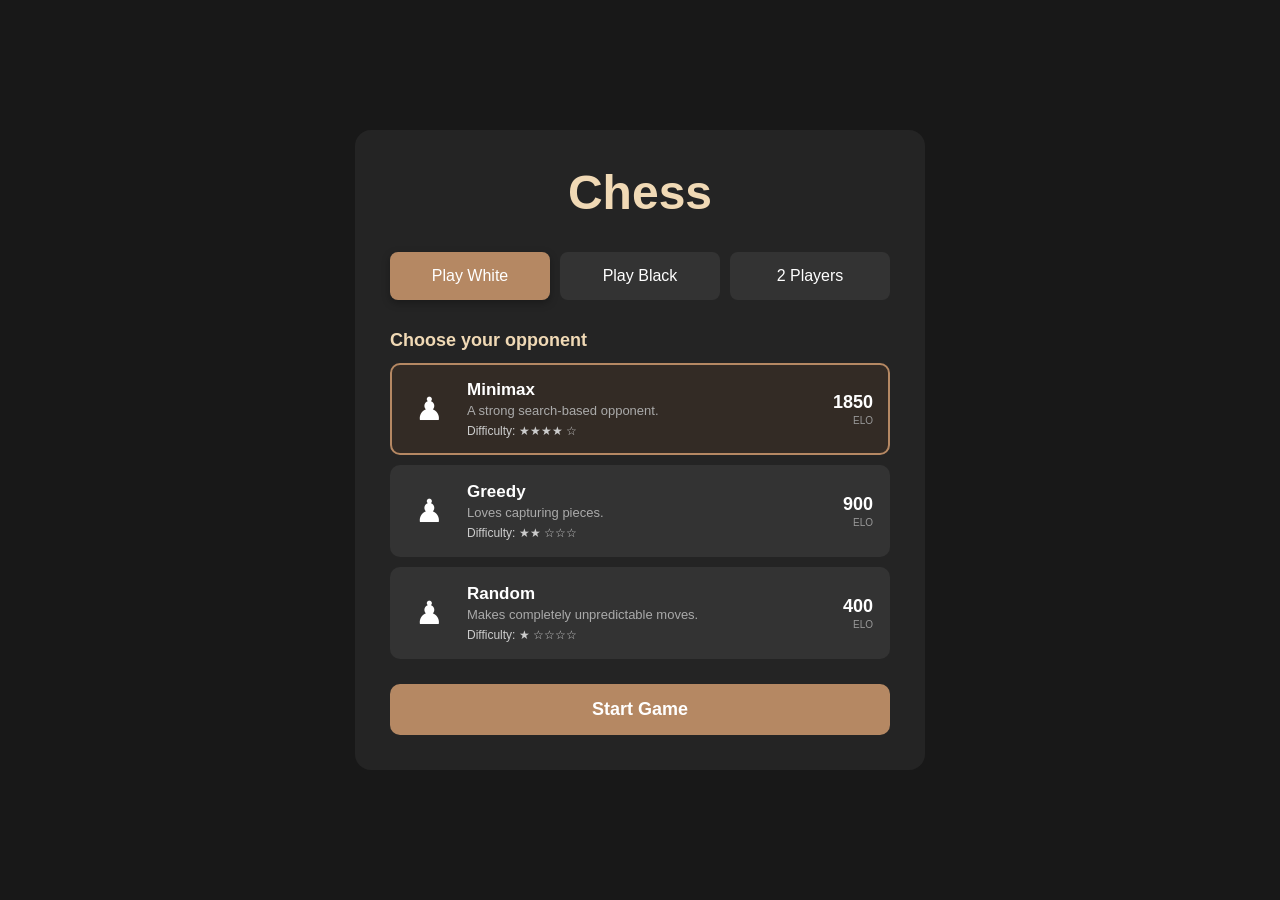
<file: chess/index.html>
<!DOCTYPE html>
<html>
<head>
    <meta charset="UTF-8">
    <title>Chess</title>
    <link rel="stylesheet" href="stylesheets/menustyle.css">
</head>

<body>

    <main class="menu">
        <h1>Chess</h1>

        <div class="game-modes">
            <button class="selected" data-style="whitebot">Play White</button>
            <button data-style="blackbot">Play Black</button>
            <button data-style="twoplayer">2 Players</button>
        </div>

        <div class="bot-selection">
            <h2>Choose your opponent</h2>

            <div class="bot-list" id="bot-list"></div>
        </div>

        <button id="start-game">Start Game</button>    
    </main>

    <script src="menu.js"></script>

</body>
</html>
</file>
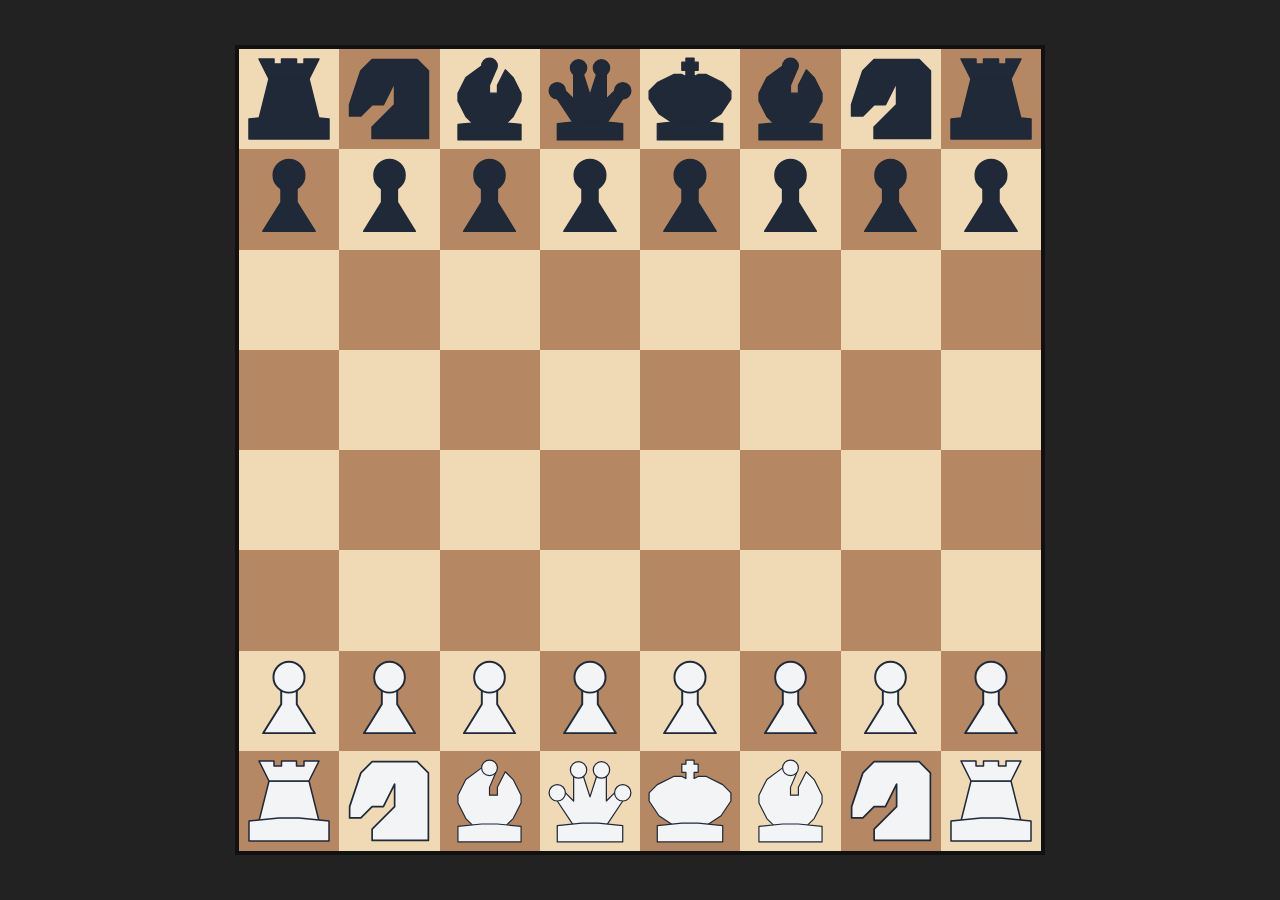
<file: chess/game.html>
<!DOCTYPE html>
<html lang="en">
<head>
    <meta charset="UTF-8">
    <meta name="viewport" content="width=device-width, initial-scale=1.0">
    <title>Chess</title>
    <link rel="stylesheet" href="stylesheets/gamestyle.css">
</head>

<body>

    <main>
        <div id="board"></div>
    </main>

    <div id="promotion" class="promotion hidden">
        <div class="promotion-box">
            <button data-piece="Q">Queen</button>
            <button data-piece="R">Rook</button>
            <button data-piece="B">Bishop</button>
            <button data-piece="N">Knight</button>
        </div>
    </div>

    <div id="game-over" class="game-over hidden">
        <div class="game-over-box">
            <h2 id="game-over-title"></h2>
            <p id="game-over-message"></p>
            <button id="new-game">New Game</button>
        </div>
    </div>

    <script src="main.js"></script>
    <script src="botlogic.js"></script>
</body>
</html>
</file>
<file: chess/stylesheets/menustyle.css>
body {
    margin: 0;
    min-height: 100vh;

    display: flex;
    justify-content: center;
    align-items: center;

    background-color: #181818;
    color: white;

    font-family: Arial, sans-serif;
}

.menu {
    width: 90%;
    max-width: 500px;

    padding: 35px;

    background-color: #242424;

    border-radius: 16px;
}

h1 {
    margin-top: 0;

    font-size: 48px;
    text-align: center;

    color: #f0d9b5;
}

.game-modes {
    display: flex;
    gap: 10px;
}

.game-modes button {
    flex: 1;

    padding: 15px;

    background-color: #333;
    color: white;

    border: none;
    border-radius: 8px;

    font-size: 16px;
    cursor: pointer;

    transition: background-color 0.15s;
}

.game-modes button:hover {
    background-color: #444;
}

.game-modes button.selected {
    background-color: #b58863;
    color: white;

    box-shadow: 0 3px 8px rgba(0, 0, 0, 0.3);
}

.bot-selection {
    margin-top: 30px;
}

.bot-selection h2 {
    margin: 0 0 12px;

    font-size: 18px;
    color: #f0d9b5;
}

.bot-list {
    display: flex;
    flex-direction: column;
    gap: 10px;
}

.bot-card {
    width: 100%;

    display: flex;
    align-items: center;

    padding: 15px;

    background-color: #333;
    color: white;

    border: 2px solid transparent;
    border-radius: 10px;

    text-align: left;
    cursor: pointer;

    transition:
        background-color 0.15s,
        border-color 0.15s;
}

.bot-icon {
    width: 45px;

    font-size: 32px;
    text-align: center;

    margin-right: 15px;
}

.bot-info {
    flex: 1;
}

.bot-name {
    font-size: 17px;
    font-weight: bold;
}

.bot-description {
    margin-top: 3px;

    font-size: 13px;
    color: #aaa;
}

.bot-difficulty {
    margin-top: 6px;

    font-size: 12px;
    color: #ccc;
}

.bot-elo {
    margin-left: 15px;

    font-size: 18px;
    font-weight: bold;

    text-align: right;
}

.bot-elo span {
    display: block;

    margin-top: 2px;

    font-size: 10px;
    font-weight: normal;

    color: #999;
}

.bot-card:hover {
    background-color: #3d3d3d;
}

.bot-card.selected {
    background-color: #332b25;
    border-color: #b58863;
}

#start-game {
    width: 100%;

    margin-top: 25px;
    padding: 15px;

    background-color: #b58863;
    color: white;

    border: none;
    border-radius: 10px;

    font-size: 18px;
    font-weight: bold;

    cursor: pointer;

    transition: background-color 0.15s;
}

#start-game:hover {
    background-color: #c79a78;
}
</file>
<file: chess/stylesheets/gamestyle.css>
* {
    box-sizing: border-box;
}

html,
body {
    margin: 0;
    width: 100%;
    height: 100%;
    overflow: hidden;
}

body {
    display: flex;
    justify-content: center;
    align-items: center;
    background: #222;
}

#board {
    width: min(90vw, 90vh);
    height: min(90vw, 90vh);

    display: grid;
    grid-template-columns: repeat(8, minmax(0, 1fr));
    grid-template-rows: repeat(8, minmax(0, 1fr));

    border: 4px solid #111;
}

.square {
    width: 100%;
    height: 100%;
}

.light {
    background: #f0d9b5;
}

.dark {
    background: #b58863;
}

.square {
    width: 100%;
    height: 100%;
    min-width: 0;
    min-height: 0;

    display: flex;
    justify-content: center;
    align-items: center;
}

.square img {
    width: 90%;
    height: 90%;
    object-fit: contain;
}

.square.selected {
    box-shadow: inset 0 0 0 5px #ccc;
}

.square.move-option {
    box-shadow: inset 0 0 0 5px #555;
}

.game-over {
    position: fixed;
    inset: 0;
    display: flex;
    align-items: center;
    justify-content: center;
    background: rgba(0, 0, 0, 0.5);
}

.game-over.hidden {
    display: none;
}

.game-over-box {
    padding: 30px;
    text-align: center;
    background: white;
    border-radius: 12px;
}

.game-over-box h2 {
    margin-top: 0;
}

.game-over-box button {
    padding: 10px 20px;
    cursor: pointer;
}

.promotion {
    position: fixed;
    inset: 0;

    display: flex;
    justify-content: center;
    align-items: center;

    background: rgba(0, 0, 0, 0.5);
    z-index: 100;
}

.promotion.hidden {
    display: none;
}

.promotion-box {
    display: flex;
    gap: 10px;

    padding: 20px;
    background: white;
    border-radius: 12px;
    box-shadow: 0 8px 30px rgba(0, 0, 0, 0.3);
}

.promotion-box button {
    padding: 12px 18px;
    border: none;
    border-radius: 8px;
    cursor: pointer;
    font-size: 16px;
}

.promotion-box button:hover {
    background: #ddd;
}
</file>
